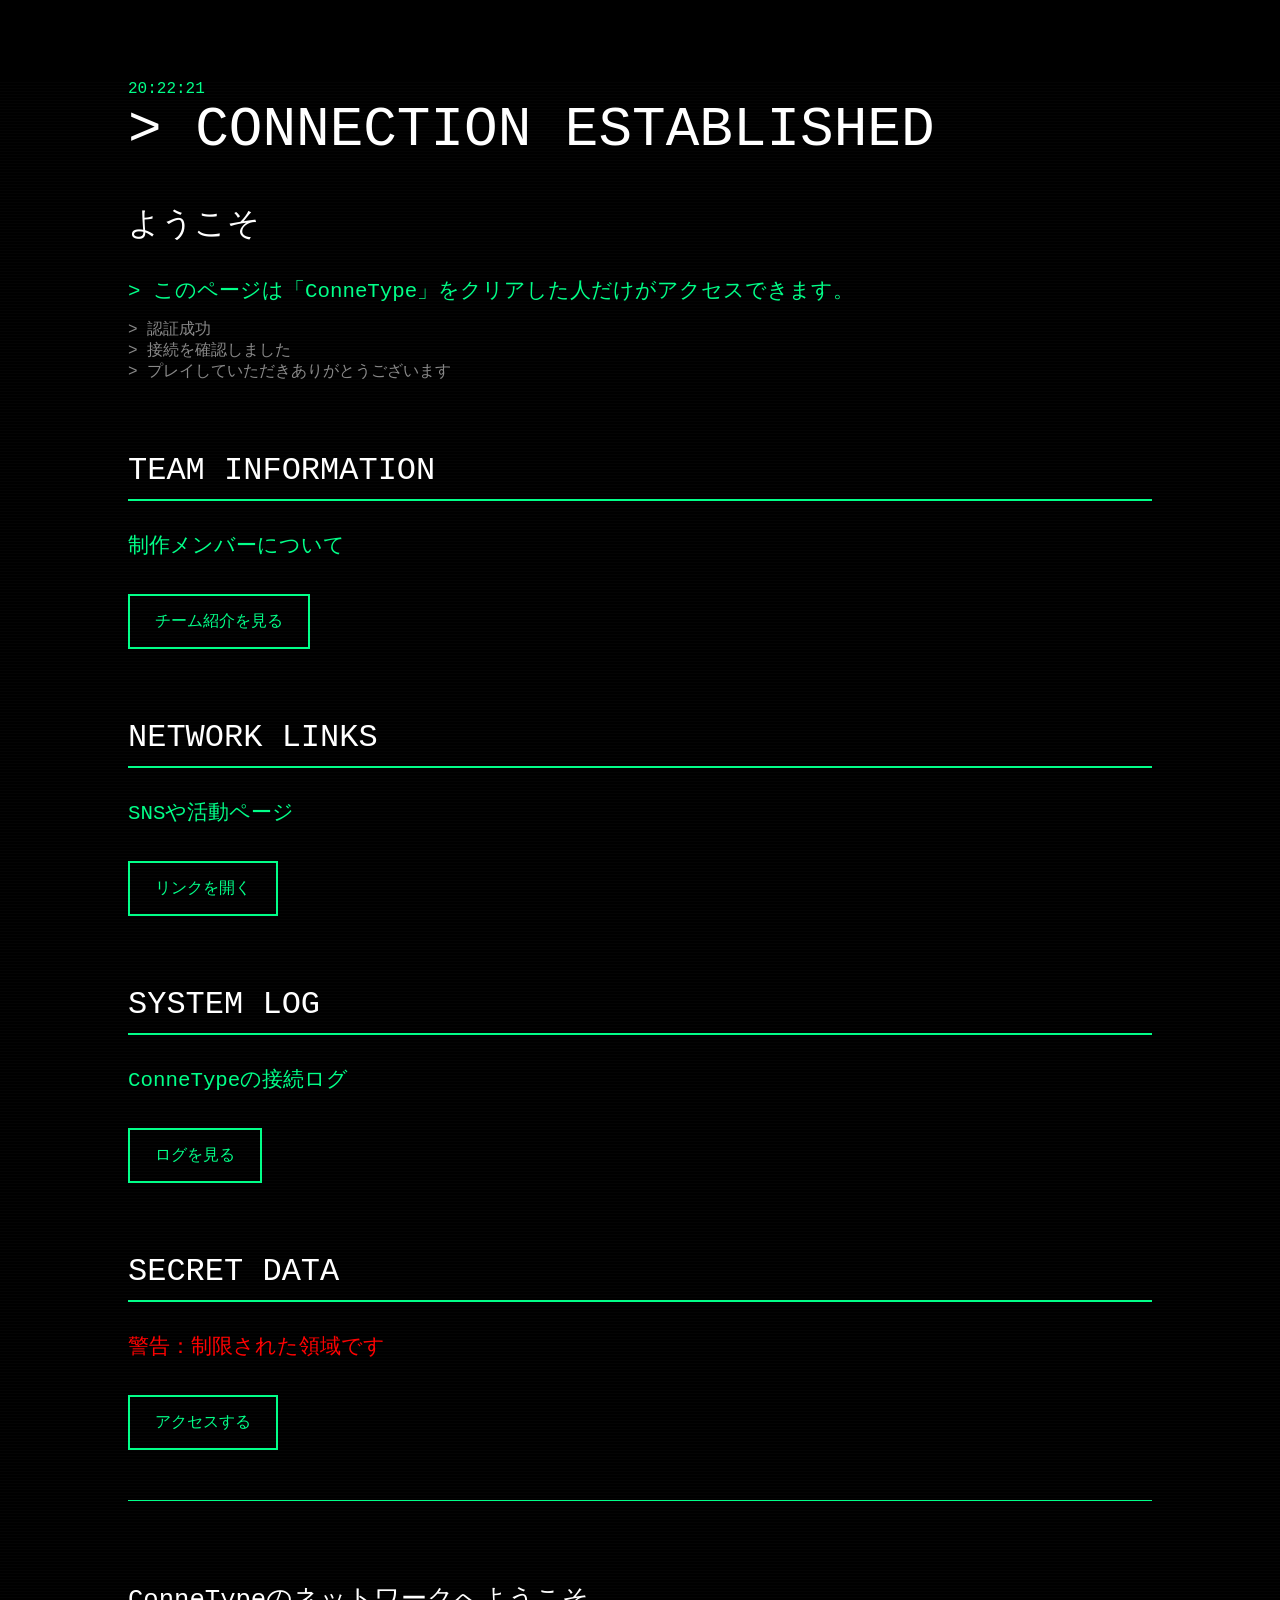
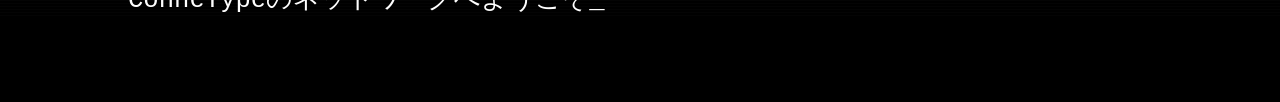
<file: index.html>
<!DOCTYPE html>
<html lang="ja">
<head>
<meta charset="UTF-8">
<meta name="viewport" content="width=device-width, initial-scale=1.0">

<title>ConneType Network</title>

<link rel="stylesheet" href="style.css">
<script src="script.js" defer></script>

</head>

<body>

<div class="container">

<div id="clock"></div>

<div class="fade-in title">
    > CONNECTION ESTABLISHED
</div>

<div class="fade-in subtitle">
    ようこそ
</div>

<div class="fade-in line">
    > このページは「ConneType」をクリアした人だけがアクセスできます。
</div>

<div class="fade-in system">
    > 認証成功
</div>

<div class="fade-in system">
    > 接続を確認しました
</div>

<div class="fade-in system">
    > プレイしていただきありがとうございます
</div>


<div class="fade-in section">
    TEAM INFORMATION
</div>

<div class="line">
    制作メンバーについて
</div>

<a class="button" href="team.html">
    チーム紹介を見る
</a>


<div class="section">
    NETWORK LINKS
</div>

<div class="line">
    SNSや活動ページ
</div>

<a class="button" href="links.html">
    リンクを開く
</a>


<div class="section">
    SYSTEM LOG
</div>

<div class="line">
    ConneTypeの接続ログ
</div>

<a class="button" href="logs.html">
    ログを見る
</a>


<div class="section">
    SECRET DATA
</div>

<div class="line warning">
    警告：制限された領域です
</div>

<a class="button" href="secret.html">
    アクセスする
</a>


<hr>


<div class="message">
    ConneTypeのネットワークへようこそ<span class="cursor">_</span>
</div>
</div>

</body>
</html>
</file>
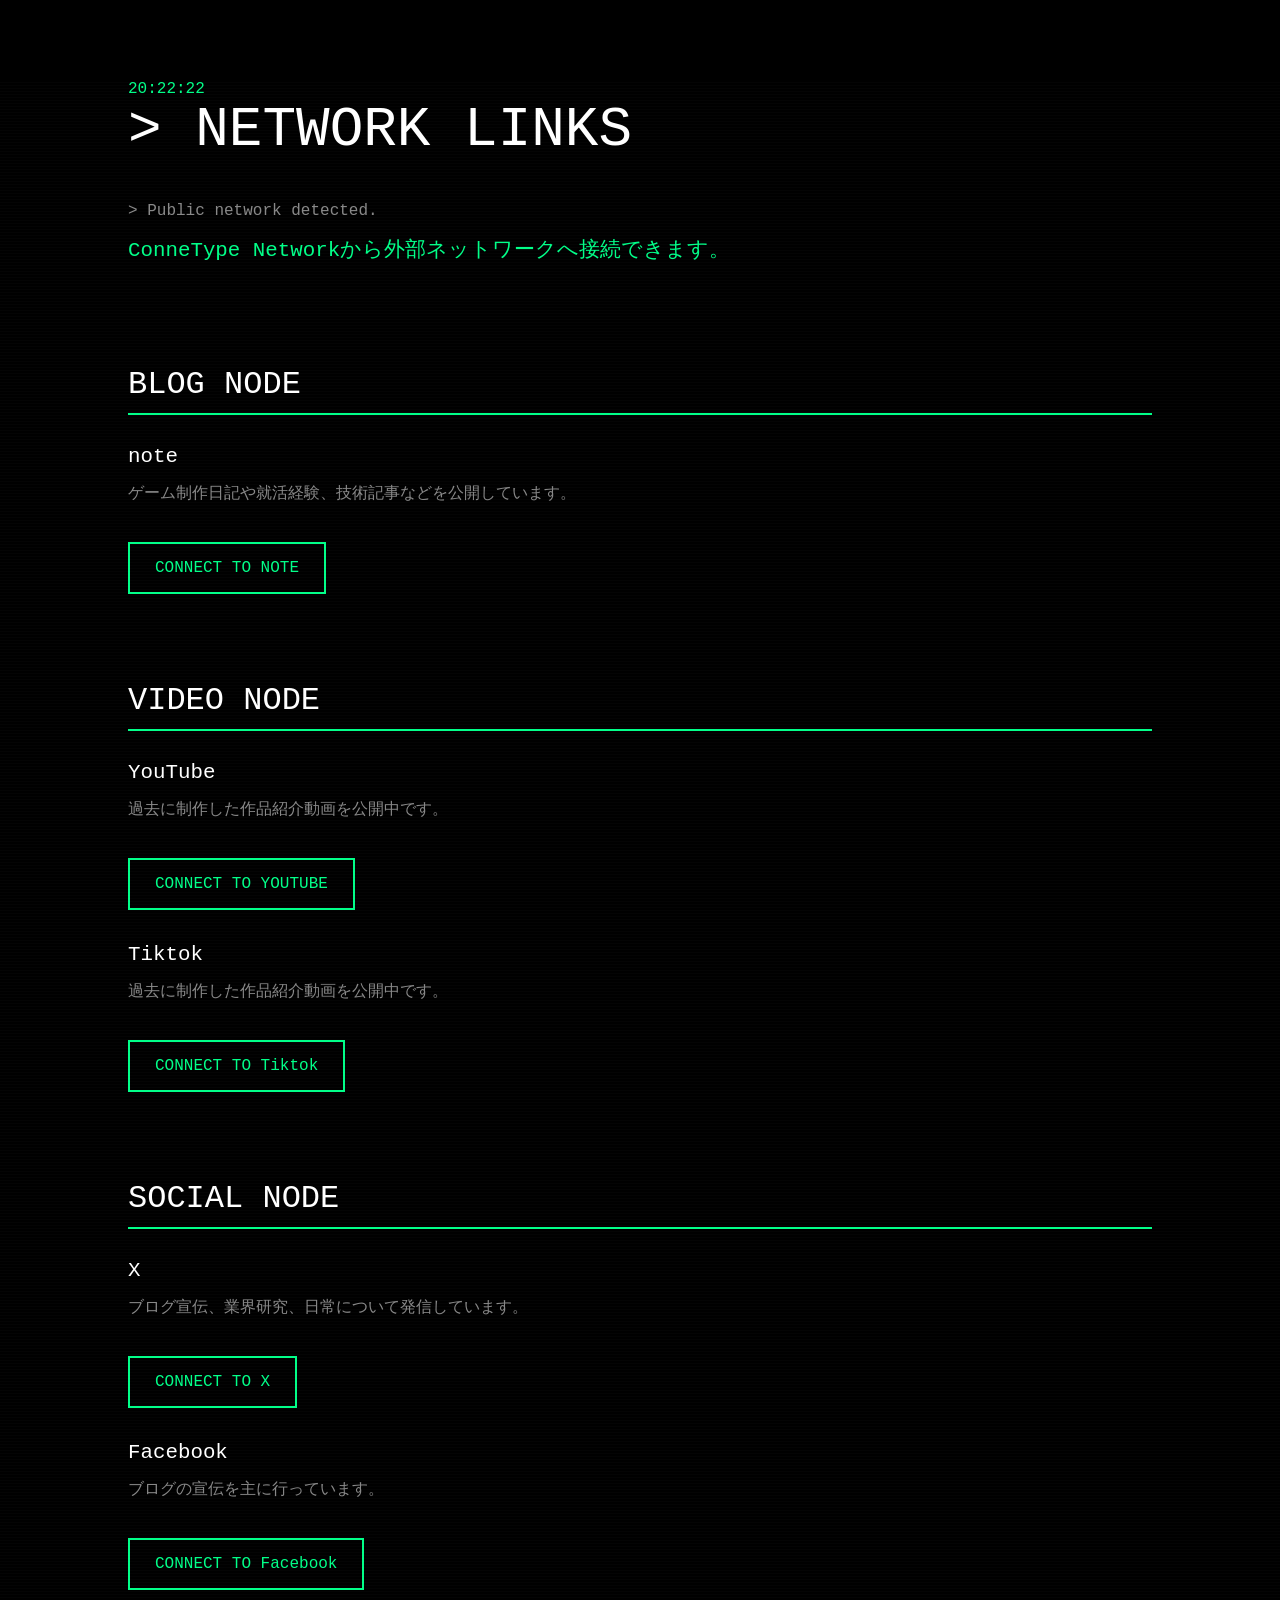
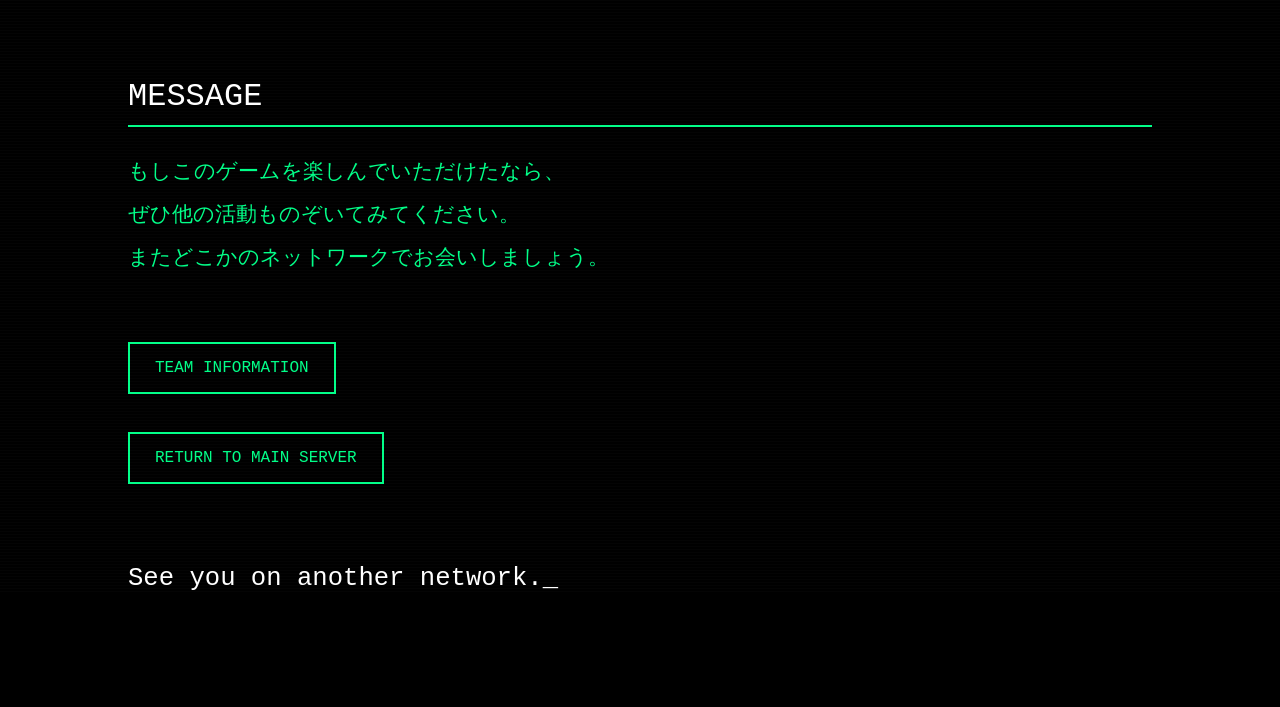
<file: links.html>
<!DOCTYPE html>
<html lang="ja">
<head>
<meta charset="UTF-8">
<meta name="viewport" content="width=device-width, initial-scale=1.0">

<title>Network Links</title>

<link rel="stylesheet" href="style.css">
<script src="script.js" defer></script>

</head>

<body>

<div class="container">

<div id="clock"></div>

<div class="title">
> NETWORK LINKS
</div>

<div class="system">
> Public network detected.
</div>

<div class="line">
ConneType Networkから外部ネットワークへ接続できます。
</div>

<br>

<div class="section">
BLOG NODE
</div>

<div class="line">
<span class="name">note</span>
</div>

<div class="system">
ゲーム制作日記や就活経験、技術記事などを公開しています。
</div>

<br>

<a class="button"
href="https://note.com/ha_03ru_01"
target="_blank">
CONNECT TO NOTE
</a>

<br><br>


<div class="section">
VIDEO NODE
</div>

<div class="line">
<span class="name">YouTube</span>
</div>

<div class="system">
過去に制作した作品紹介動画を公開中です。
</div>

<br>

<a class="button"
href="https://www.youtube.com/@haru_game2401"
target="_blank">
CONNECT TO YOUTUBE
</a>

<br><br>

<div class="line">
<span class="name">Tiktok</span>
</div>

<div class="system">
過去に制作した作品紹介動画を公開中です。
</div>

<br>

<a class="button"
href="https://www.tiktok.com/@haru2401game"
target="_blank">
CONNECT TO Tiktok
</a>

<br><br>


<div class="section">
SOCIAL NODE
</div>

<div class="line">
<span class="name">X</span>
</div>

<div class="system">
ブログ宣伝、業界研究、日常について発信しています。
</div>

<br>

<a class="button"
href="https://x.com/haru2401game"
target="_blank">
CONNECT TO X
</a>

<br><br>

<div class="line">
<span class="name">Facebook</span>
</div>

<div class="system">
ブログの宣伝を主に行っています。
</div>

<br>

<a class="button"
href="https://www.facebook.com/profile.php?id=61573110660387"
target="_blank">
CONNECT TO Facebook
</a>

<br><br>


<div class="section">
MESSAGE
</div>

<div class="line">
もしこのゲームを楽しんでいただけたなら、
</div>

<div class="line">
ぜひ他の活動ものぞいてみてください。
</div>

<div class="line">
またどこかのネットワークでお会いしましょう。
</div>

<br><br>

<a class="button" href="team.html">
TEAM INFORMATION
</a>

<br><br>

<a class="button" href="index.html">
RETURN TO MAIN SERVER
</a>

<div class="message">
See you on another network.<span class="cursor">_</span>
</div>

</div>

</body>
</html>
</file>
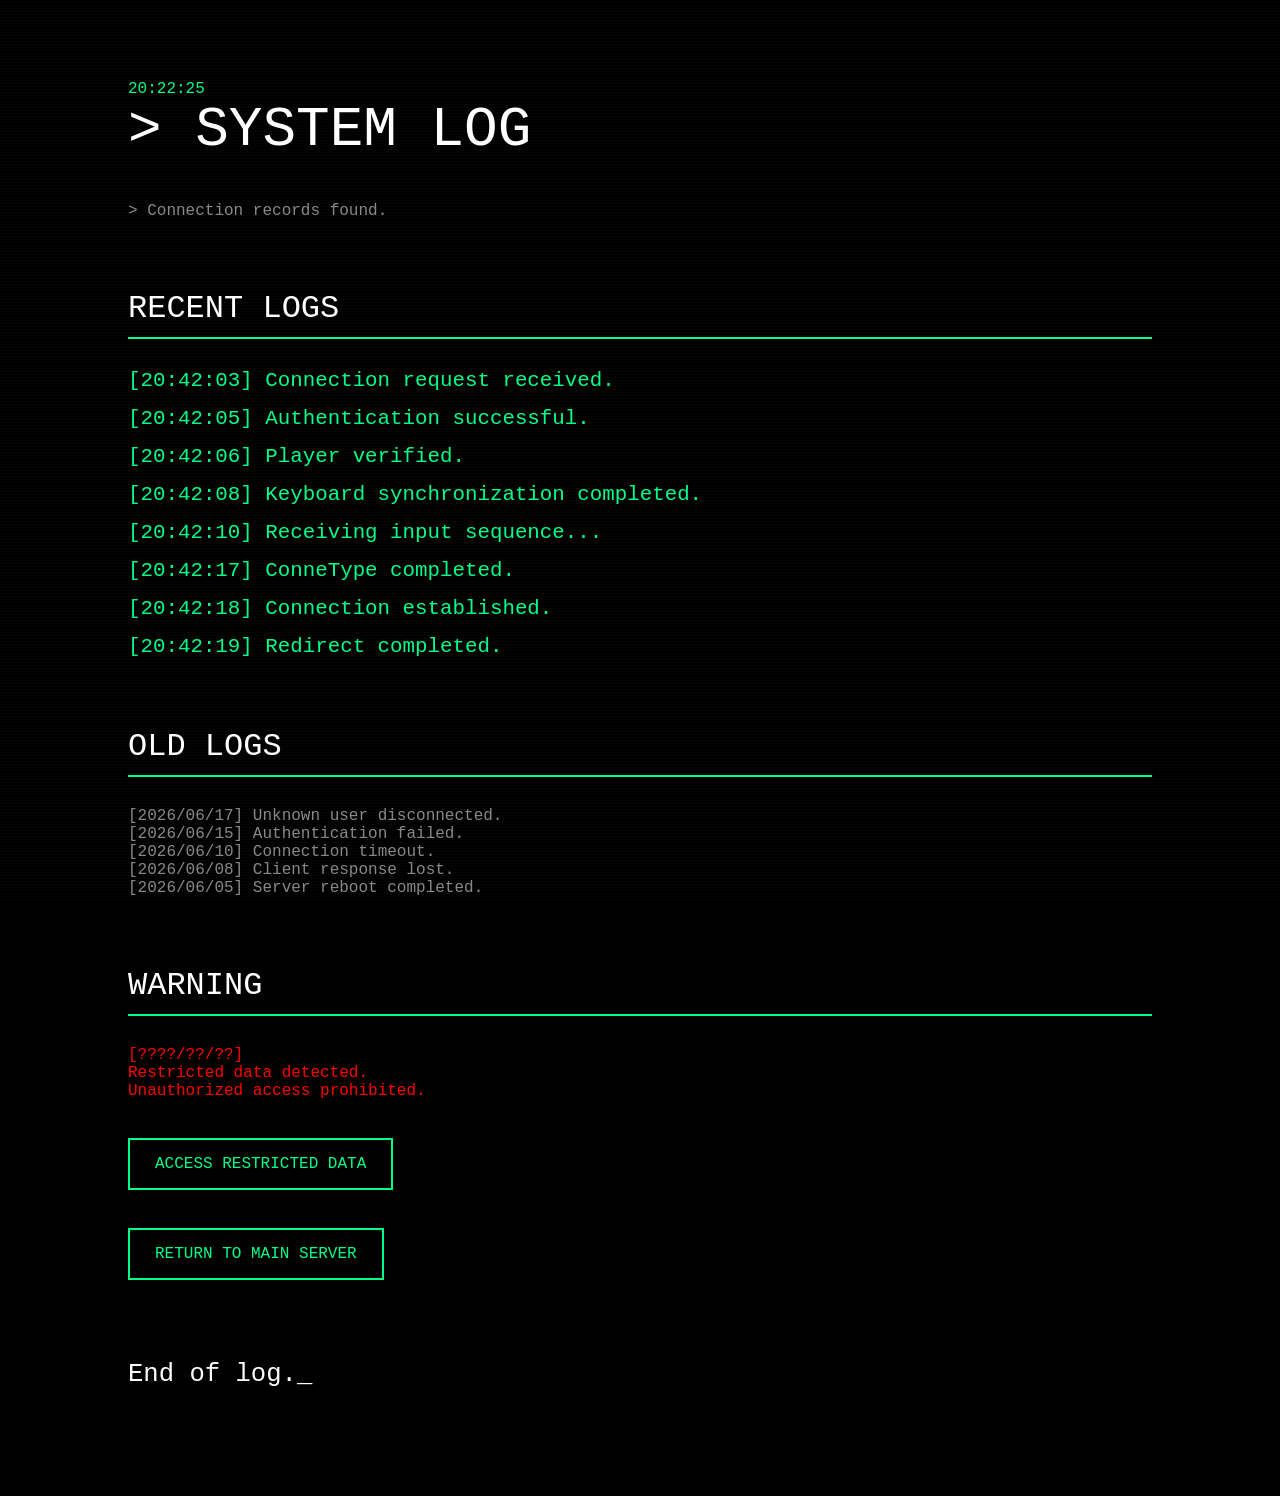
<file: logs.html>
<!DOCTYPE html>
<html lang="ja">
<head>
<meta charset="UTF-8">
<meta name="viewport" content="width=device-width, initial-scale=1.0">

<title>System Log</title>

<link rel="stylesheet" href="style.css">
<script src="script.js" defer></script>

</head>

<body>

<div class="container">

    <div id="clock"></div>

    <div class="title">
        > SYSTEM LOG
    </div>

    <div class="system">
        > Connection records found.
    </div>

    <div class="section">
        RECENT LOGS
    </div>

    <div class="line">
        [20:42:03] Connection request received.
    </div>

    <div class="line">
        [20:42:05] Authentication successful.
    </div>

    <div class="line">
        [20:42:06] Player verified.
    </div>

    <div class="line">
        [20:42:08] Keyboard synchronization completed.
    </div>

    <div class="line">
        [20:42:10] Receiving input sequence...
    </div>

    <div class="line">
        [20:42:17] ConneType completed.
    </div>

    <div class="line">
        [20:42:18] Connection established.
    </div>

    <div class="line">
        [20:42:19] Redirect completed.
    </div>

    <div class="section">
        OLD LOGS
    </div>

    <div class="system">
        [2026/06/17] Unknown user disconnected.
    </div>

    <div class="system">
        [2026/06/15] Authentication failed.
    </div>

    <div class="system">
        [2026/06/10] Connection timeout.
    </div>

    <div class="system">
        [2026/06/08] Client response lost.
    </div>

    <div class="system">
        [2026/06/05] Server reboot completed.
    </div>

    <div class="section">
        WARNING
    </div>

    <div class="warning">
        [????/??/??]
    </div>

    <div class="warning">
        Restricted data detected.
    </div>

    <div class="warning">
        Unauthorized access prohibited.
    </div>

    <br>

    <a class="button" href="secret.html">
        ACCESS RESTRICTED DATA
    </a>

    <br><br>

    <a class="button" href="index.html">
        RETURN TO MAIN SERVER
    </a>

    <div class="message">
        End of log.<span class="cursor">_</span>
    </div>

</div>

</body>
</html>
</file>
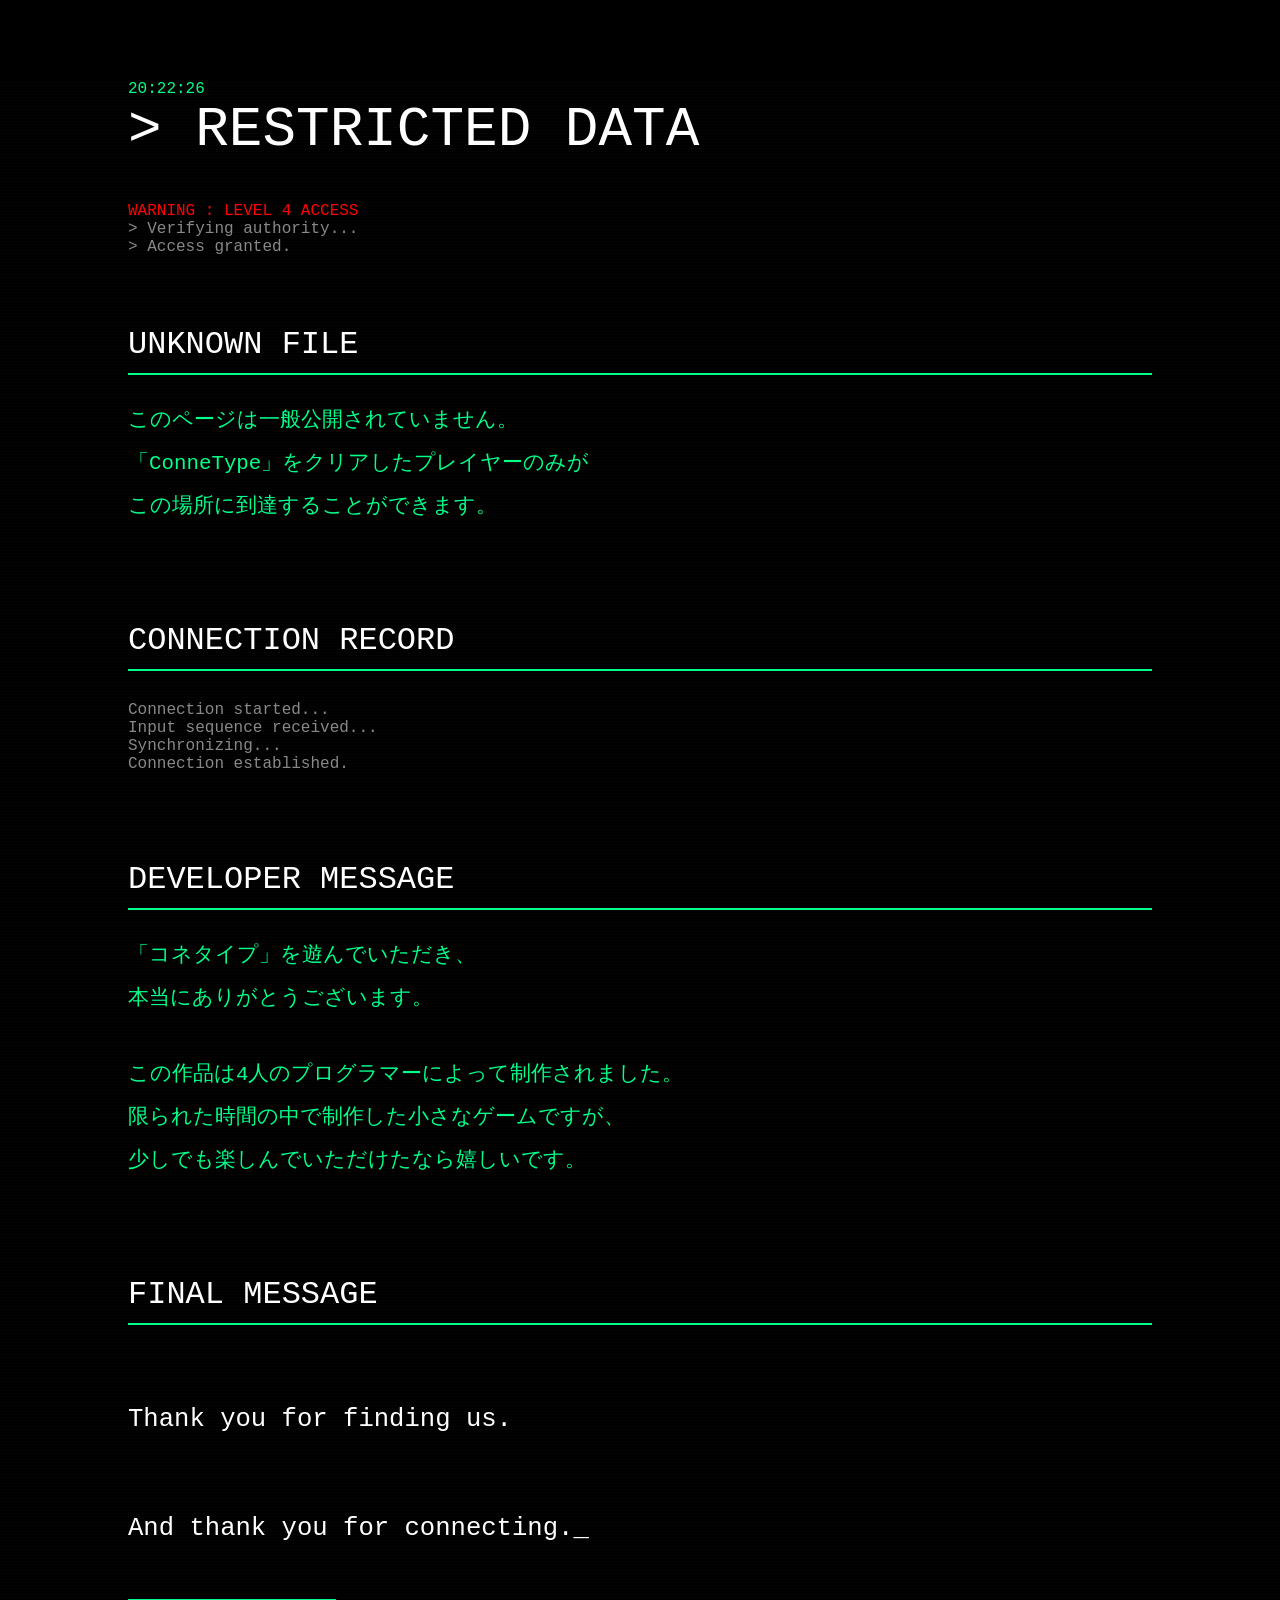
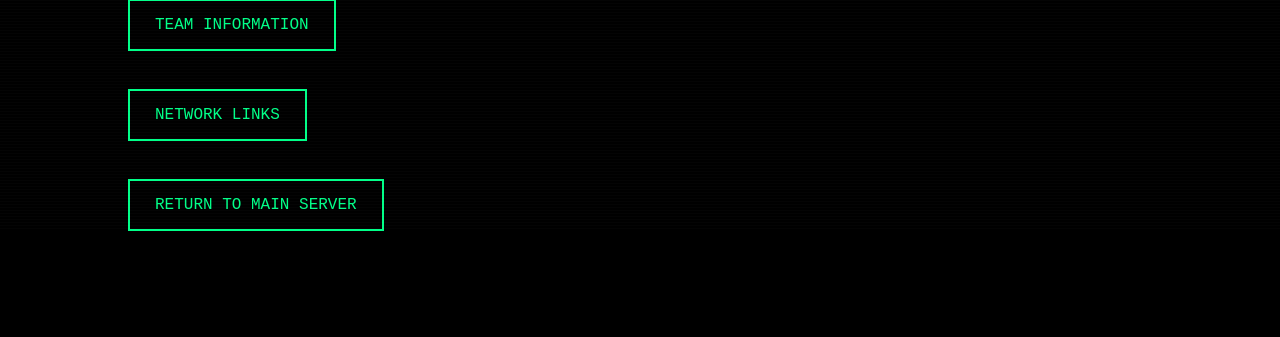
<file: secret.html>
<!DOCTYPE html>
<html lang="ja">
<head>
<meta charset="UTF-8">
<meta name="viewport" content="width=device-width, initial-scale=1.0">

<title>Restricted Data</title>

<link rel="stylesheet" href="style.css">
<script src="script.js" defer></script>

</head>

<body>

<div class="container">

    <div id="clock"></div>

    <div class="title">
        > RESTRICTED DATA
    </div>

    <div class="warning">
        WARNING : LEVEL 4 ACCESS
    </div>

    <div class="system">
        > Verifying authority...
    </div>

    <div class="system">
        > Access granted.
    </div>

    <div class="section">
        UNKNOWN FILE
    </div>

    <div class="line">
        このページは一般公開されていません。
    </div>

    <div class="line">
        「ConneType」をクリアしたプレイヤーのみが
    </div>

    <div class="line">
        この場所に到達することができます。
    </div>

    <br>

    <div class="section">
        CONNECTION RECORD
    </div>

    <div class="system">
        Connection started...
    </div>

    <div class="system">
        Input sequence received...
    </div>

    <div class="system">
        Synchronizing...
    </div>

    <div class="system">
        Connection established.
    </div>

    <br>

    <div class="section">
        DEVELOPER MESSAGE
    </div>

    <div class="line">
        「コネタイプ」を遊んでいただき、
    </div>

    <div class="line">
        本当にありがとうございます。
    </div>

    <br>

    <div class="line">
        この作品は4人のプログラマーによって制作されました。
    </div>

    <div class="line">
        限られた時間の中で制作した小さなゲームですが、
    </div>

    <div class="line">
        少しでも楽しんでいただけたなら嬉しいです。
    </div>

    <br>

    <div class="section">
        FINAL MESSAGE
    </div>

    <div class="message">
        Thank you for finding us.
    </div>

    <div class="message">
        And thank you for connecting.<span class="cursor">_</span>
    </div>

    <br><br>

    <a class="button" href="team.html">
        TEAM INFORMATION
    </a>

    <br><br>

    <a class="button" href="links.html">
        NETWORK LINKS
    </a>

    <br><br>

    <a class="button" href="index.html">
        RETURN TO MAIN SERVER
    </a>

</div>

</body>
</html>
</file>
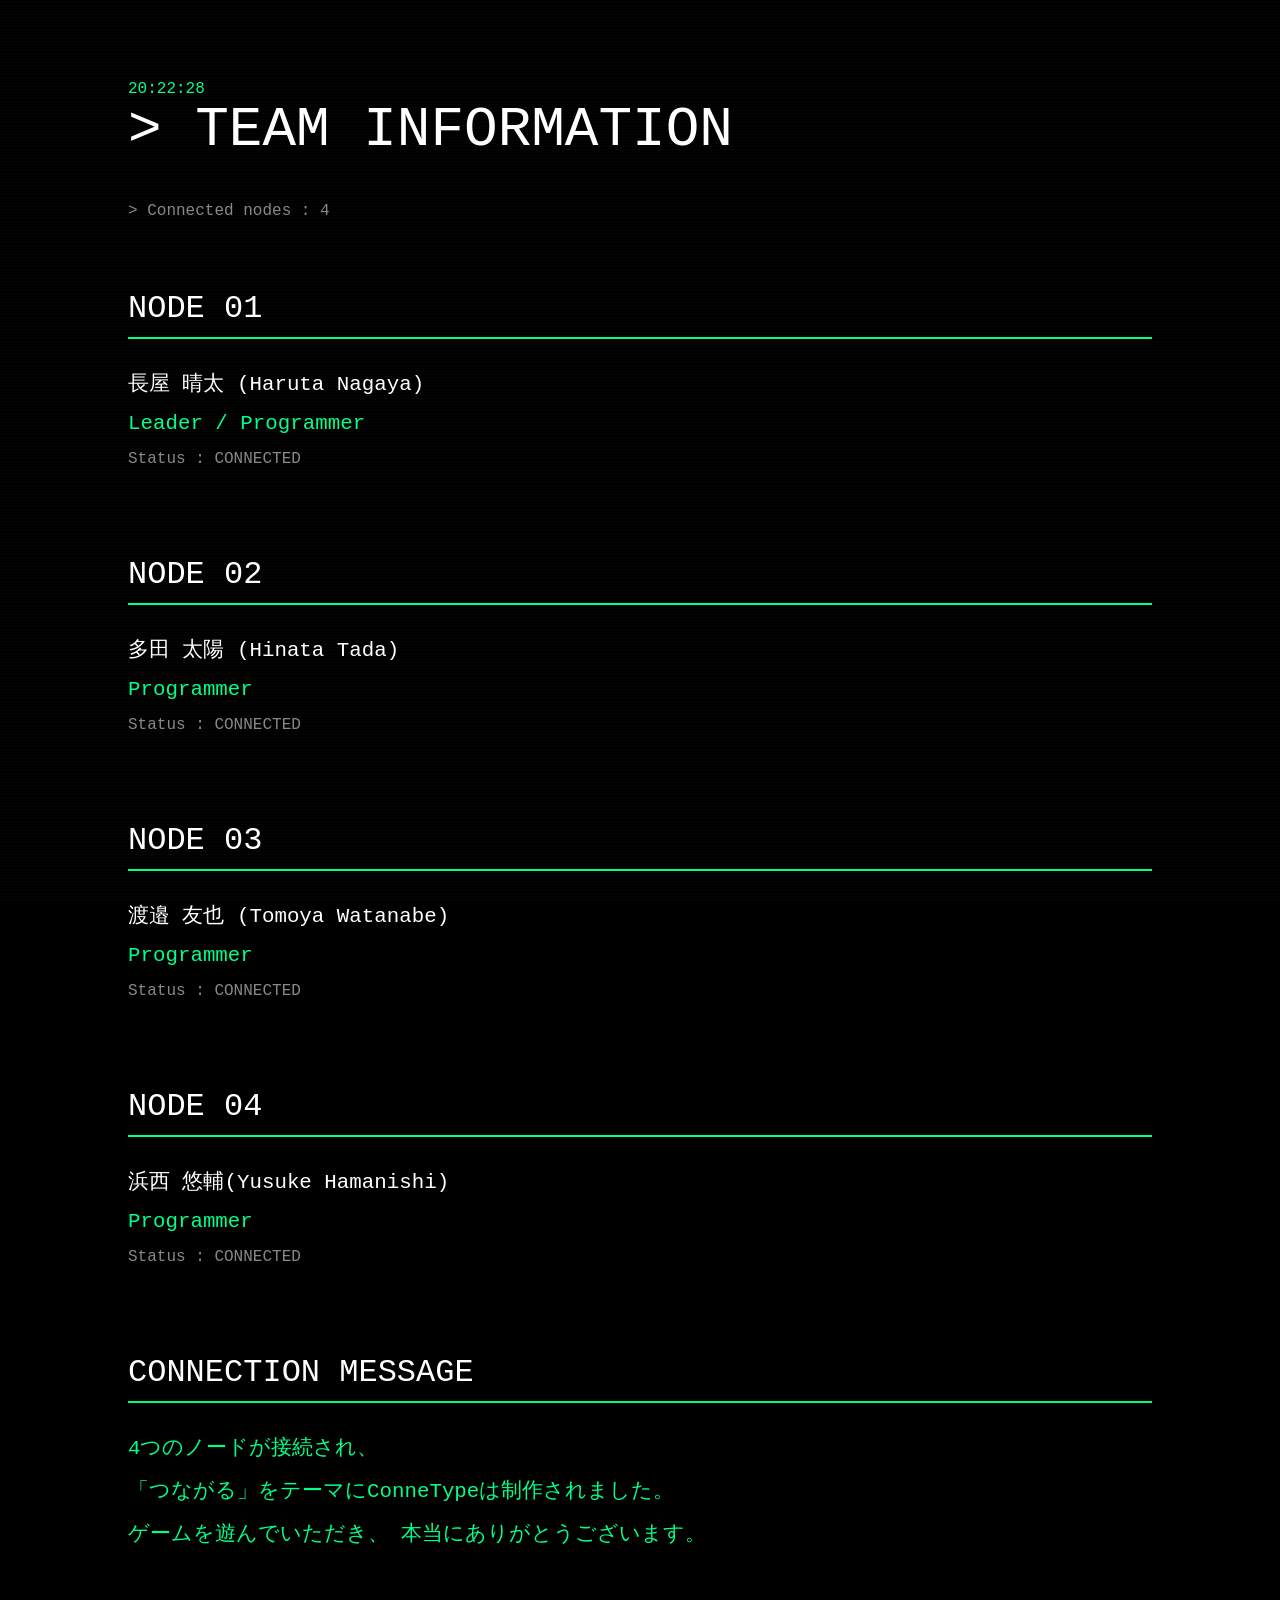
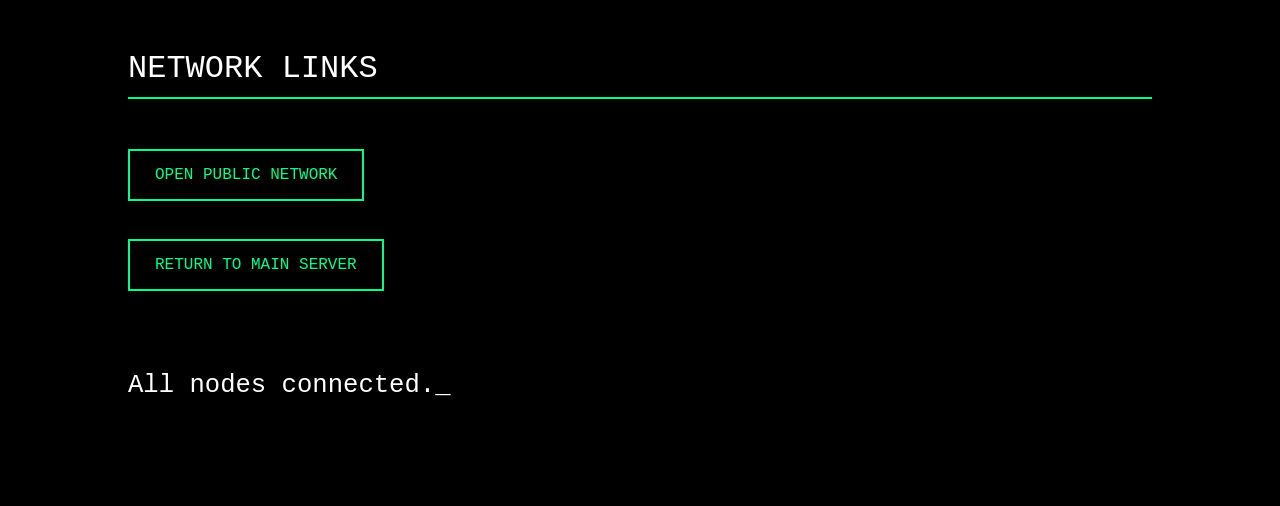
<file: team.html>
<!DOCTYPE html>
<html lang="ja">
<head>
<meta charset="UTF-8">
<meta name="viewport" content="width=device-width, initial-scale=1.0">

<title>Team Information</title>

<link rel="stylesheet" href="style.css">
<script src="script.js" defer></script>

</head>

<body>

<div class="container">

<div id="clock"></div>

<div class="title">
> TEAM INFORMATION
</div>

<div class="system">
> Connected nodes : 4
</div>

<div class="section">
NODE 01
</div>

<div class="line">
<span class="name">長屋 晴太 (Haruta Nagaya)</span>
</div>

<div class="line">
<span class="role">Leader / Programmer</span>
</div>

<div class="system">
Status : CONNECTED
</div>

<br>

<div class="section">
NODE 02
</div>

<div class="line">
<span class="name">多田 太陽 (Hinata Tada)</span>
</div>

<div class="line">
<span class="role">Programmer</span>
</div>

<div class="system">
Status : CONNECTED
</div>

<br>

<div class="section">
NODE 03
</div>

<div class="line">
<span class="name">渡邉 友也 (Tomoya Watanabe)</span>
</div>

<div class="line">
<span class="role">Programmer</span>
</div>

<div class="system">
Status : CONNECTED
</div>

<br>

<div class="section">
NODE 04
</div>

<div class="line">
<span class="name">浜西 悠輔(Yusuke Hamanishi)</span>
</div>

<div class="line">
<span class="role">Programmer</span>
</div>

<div class="system">
Status : CONNECTED
</div>

<br>

<div class="section">
CONNECTION MESSAGE
</div>

<div class="line">
4つのノードが接続され、
</div>

<div class="line">
「つながる」をテーマにConneTypeは制作されました。
</div>

<div class="line">
ゲームを遊んでいただき、
本当にありがとうございます。
</div>

<br>

<div class="section">
NETWORK LINKS
</div>

<a class="button" href="links.html">
OPEN PUBLIC NETWORK
</a>

<br><br>

<a class="button" href="index.html">
RETURN TO MAIN SERVER
</a>

<div class="message">
All nodes connected.<span class="cursor">_</span>
</div>

</div>

</body>
</html>
</file>
<file: style.css>
/* ======================
   GLOBAL
====================== */

body{
    background:#000;
    color:#00ff88;
    font-family:Consolas, monospace;
    margin:0;
    overflow-x:hidden;
}

.container{
    width:80%;
    max-width:1200px;
    margin:80px auto;
    position:relative;
    z-index:1;
}


/* ======================
   TITLES
====================== */

.title{
    font-size:3.5rem;
    color:white;
    margin-bottom:40px;
}

.subtitle{
    font-size:2rem;
    color:white;
    margin-bottom:30px;
}


/* ======================
   SECTION
====================== */

.section{
    margin-top:70px;
    margin-bottom:30px;
    font-size:2rem;
    color:white;

    border-bottom:2px solid #00ff88;
    padding-bottom:10px;
}


/* ======================
   TEXT
====================== */

.line{
    margin:15px 0;
    font-size:1.3rem;
}

.system{
    color:#888;
    font-size:1rem;
}

.name{
    color:white;
}

.role{
    color:#00ff88;
}


/* ======================
   LINKS
====================== */

a{
    color:#00ffff;
    text-decoration:none;

    transition:0.2s;
}

a:hover{
    color:white;
}


/* ======================
   BUTTON
====================== */

.button{
    display:inline-block;

    margin-top:20px;
    padding:15px 25px;

    border:2px solid #00ff88;

    color:#00ff88;

    transition:0.2s;
}

.button:hover{
    background:#00ff88;
    color:black;
}


/* ======================
   MESSAGE
====================== */

.message{
    margin-top:80px;
    color:white;
    font-size:1.6rem;
}


/* ======================
   CURSOR
====================== */

.cursor{
    animation:blink 1s infinite;
}

@keyframes blink{

    50%{
        opacity:0;
    }

}


/* ======================
   FADE IN
====================== */

.fade-in{

    opacity:0;

    animation:show 0.5s forwards;

}

@keyframes show{

    from{

        opacity:0;

    }

    to{

        opacity:1;

    }

}


/* ======================
   BACKGROUND TEXT
====================== */

.background-layer{

    position:fixed;

    left:0;
    top:0;

    width:100%;
    height:100%;

    pointer-events:none;

    z-index:-1;

    overflow:hidden;

}

.bg-text{

    position:absolute;

    color:#00ff88;

    opacity:0.05;

    font-size:2rem;

}


/* ======================
   CRT EFFECT
====================== */

body::after{

    content:"";

    position:fixed;

    left:0;
    top:0;

    width:100%;
    height:100%;

    background:
    repeating-linear-gradient(
        transparent 0px,
        transparent 2px,
        rgba(255,255,255,0.03) 3px
    );

    pointer-events:none;

    z-index:999;

}


/* ======================
   SCROLL BAR
====================== */

::-webkit-scrollbar{

    width:10px;

}

::-webkit-scrollbar-track{

    background:black;

}

::-webkit-scrollbar-thumb{

    background:#00ff88;

}


/* ======================
   TABLE
====================== */

table{

    border-collapse:collapse;

}

td{

    padding:10px 30px 10px 0;

}


/* ======================
   HORIZONTAL LINE
====================== */

hr{

    border:none;

    border-top:1px solid #00ff88;

    margin:50px 0;

}


/* ======================
   WARNING
====================== */

.warning{

    color:red;

}


/* ======================
   SUCCESS
====================== */

.success{

    color:#00ff88;

}


/* ======================
   CENTER
====================== */

.center{

    text-align:center;

}
</file>
